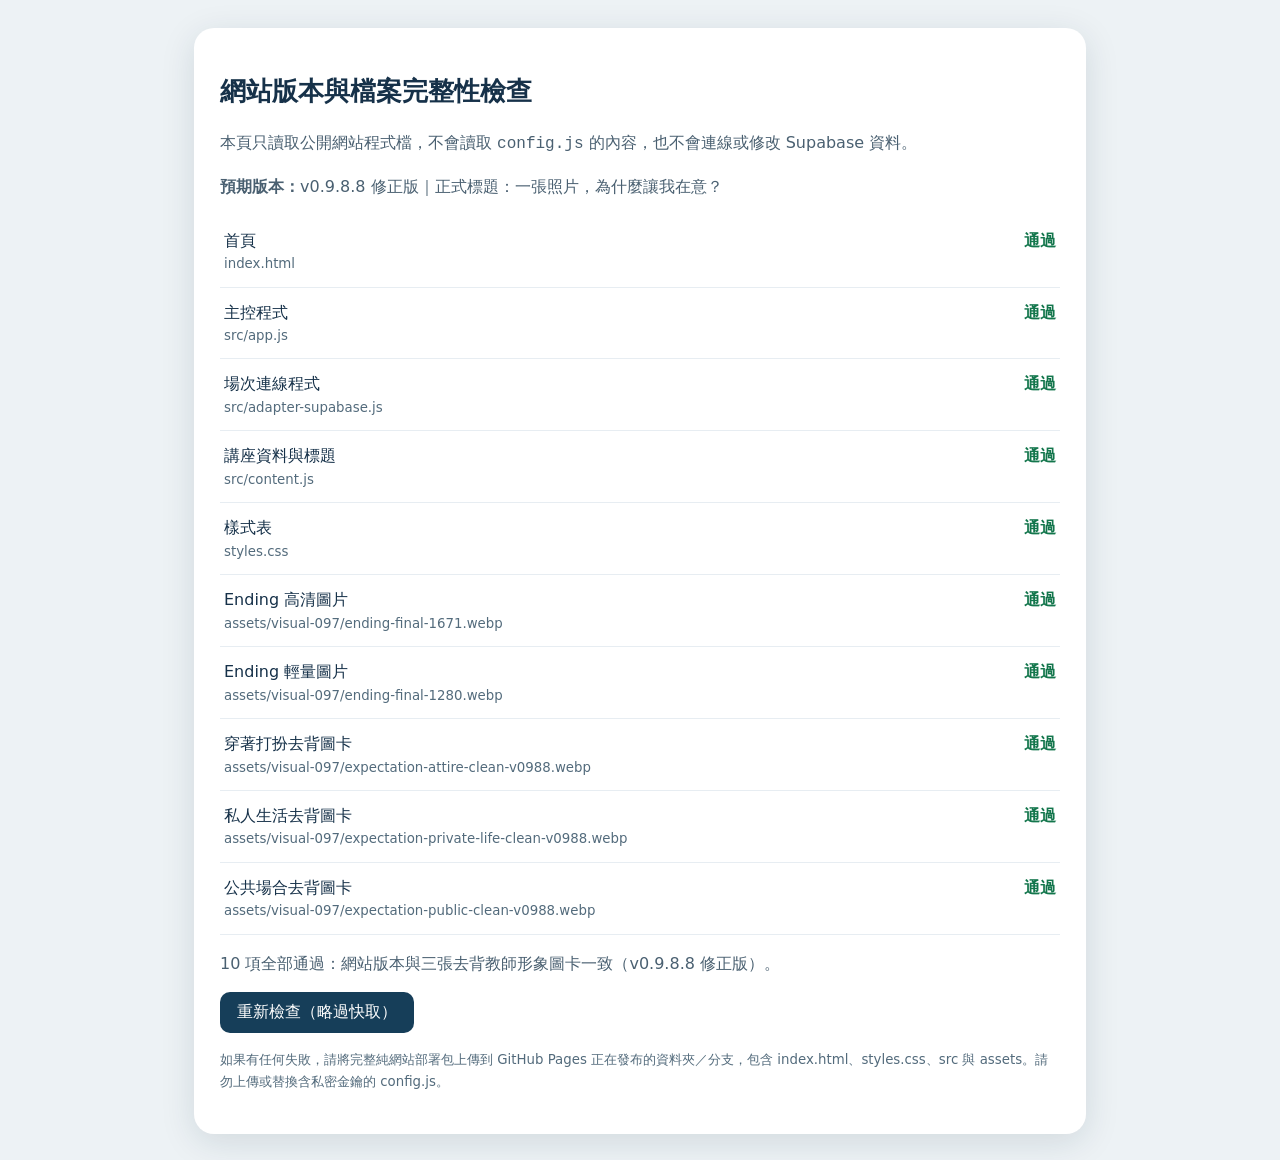
<file: version-check.html>
<!doctype html>
<html lang="zh-Hant"><head><meta charset="utf-8"><meta name="viewport" content="width=device-width,initial-scale=1"><title>部署版本自我檢查｜v0.9.8.8 修正版</title>
<style>
:root{color-scheme:light}body{font:16px/1.6 system-ui,"Noto Sans TC",sans-serif;background:#edf2f5;color:#163149;margin:0;padding:28px}
main{max-width:840px;margin:auto;background:white;border-radius:20px;padding:26px;box-shadow:0 8px 34px #132c4320}h1{font-size:26px}p{color:#4a6071}.item{padding:12px 4px;border-bottom:1px solid #e7edf2;display:flex;justify-content:space-between;gap:12px;align-items:start}.status{font-weight:700;white-space:nowrap}.pass{color:#13764c}.fail{color:#b43732}.waiting{color:#5d7080}button{background:#163e59;color:white;border:0;border-radius:10px;padding:10px 17px;font-size:16px;cursor:pointer}code{word-break:break-all}small{display:block;color:#536b7c}
</style></head><body><main><h1>網站版本與檔案完整性檢查</h1><p>本頁只讀取公開網站程式檔，不會讀取 <code>config.js</code> 的內容，也不會連線或修改 Supabase 資料。</p><p><strong>預期版本：</strong>v0.9.8.8 修正版｜正式標題：一張照片，為什麼讓我在意？</p><div id="results" aria-live="polite">準備檢查…</div><p id="summary" role="status"></p><button id="again" type="button">重新檢查（略過快取）</button><p><small>如果有任何失敗，請將完整純網站部署包上傳到 GitHub Pages 正在發布的資料夾／分支，包含 index.html、styles.css、src 與 assets。請勿上傳或替換含私密金鑰的 config.js。</small></p></main>
<script>
const checks=[
 ['首頁','index.html',txt=>txt.includes('v0.9.8.8')&&txt.includes('0988-clean-cards')],
 ['主控程式','src/app.js',txt=>txt.includes('v0.9.8.8')&&txt.includes('講者私人操作端 · v0.9.8.8')&&txt.includes('create-session')&&txt.includes('清除舊場次資料，開始新場次')&&txt.includes('drawnGroupSet')&&txt.includes('ending-final-1671.webp')&&txt.includes('expectation-attire-clean-v0988.webp')&&txt.includes('expectation-private-life-clean-v0988.webp')&&txt.includes('expectation-public-clean-v0988.webp')],
 ['場次連線程式','src/adapter-supabase.js',txt=>txt.includes('lecture_host_reset_and_create')&&txt.includes("mode==='reset'")],
 ['講座資料與標題','src/content.js',txt=>txt.includes("version:'0.9.8.8'")&&txt.includes('一張照片，為什麼讓我在意？')&&txt.includes('groupNames')],
 ['樣式表','styles.css',txt=>txt.includes('v0.9.8.8')&&txt.includes('v0985-ending-art')&&txt.includes('v0.9.8.8｜02-02')],
 ['Ending 高清圖片','assets/visual-097/ending-final-1671.webp',size=>size>250000,'binary'],
 ['Ending 輕量圖片','assets/visual-097/ending-final-1280.webp',size=>size>100000,'binary'],
 ['穿著打扮去背圖卡','assets/visual-097/expectation-attire-clean-v0988.webp',size=>size>80000,'binary'],
 ['私人生活去背圖卡','assets/visual-097/expectation-private-life-clean-v0988.webp',size=>size>70000,'binary'],
 ['公共場合去背圖卡','assets/visual-097/expectation-public-clean-v0988.webp',size=>size>80000,'binary'],
];
async function inspect(){
 const holder=document.getElementById('results'),summary=document.getElementById('summary');holder.innerHTML='';summary.textContent='正在檢查…';
 const state=[];
 for(const [name,path,predicate,kind] of checks){
  const row=document.createElement('div');row.className='item';
  const detail=document.createElement('div');detail.textContent=name;const sub=document.createElement('small');sub.textContent=path;detail.append(sub);
  const label=document.createElement('span');label.className='status waiting';label.textContent='檢查中';row.append(detail,label);holder.append(row);
  try{
   const url=new URL(path,location.href);url.searchParams.set('check',String(Date.now()));
   const res=await fetch(url.toString(),{cache:'no-store'});if(!res.ok)throw Error('HTTP '+res.status);
   const data=kind==='binary'?(await res.blob()).size:await res.text(),ok=predicate(data);state.push(ok);label.className='status '+(ok?'pass':'fail');label.textContent=ok?'通過':'版本不符';
  }catch(e){state.push(false);label.className='status fail';label.textContent='無法讀取';sub.textContent=path+' · '+String(e.message||e)}
 }
 summary.textContent=state.every(Boolean)?'10 項全部通過：網站版本與三張去背教師形象圖卡一致（v0.9.8.8 修正版）。':'有檔案缺失或版本不一致：請完整更新網站檔案，再重新檢查。';
}
document.getElementById('again').onclick=inspect;inspect();
</script></body></html>
</file>
